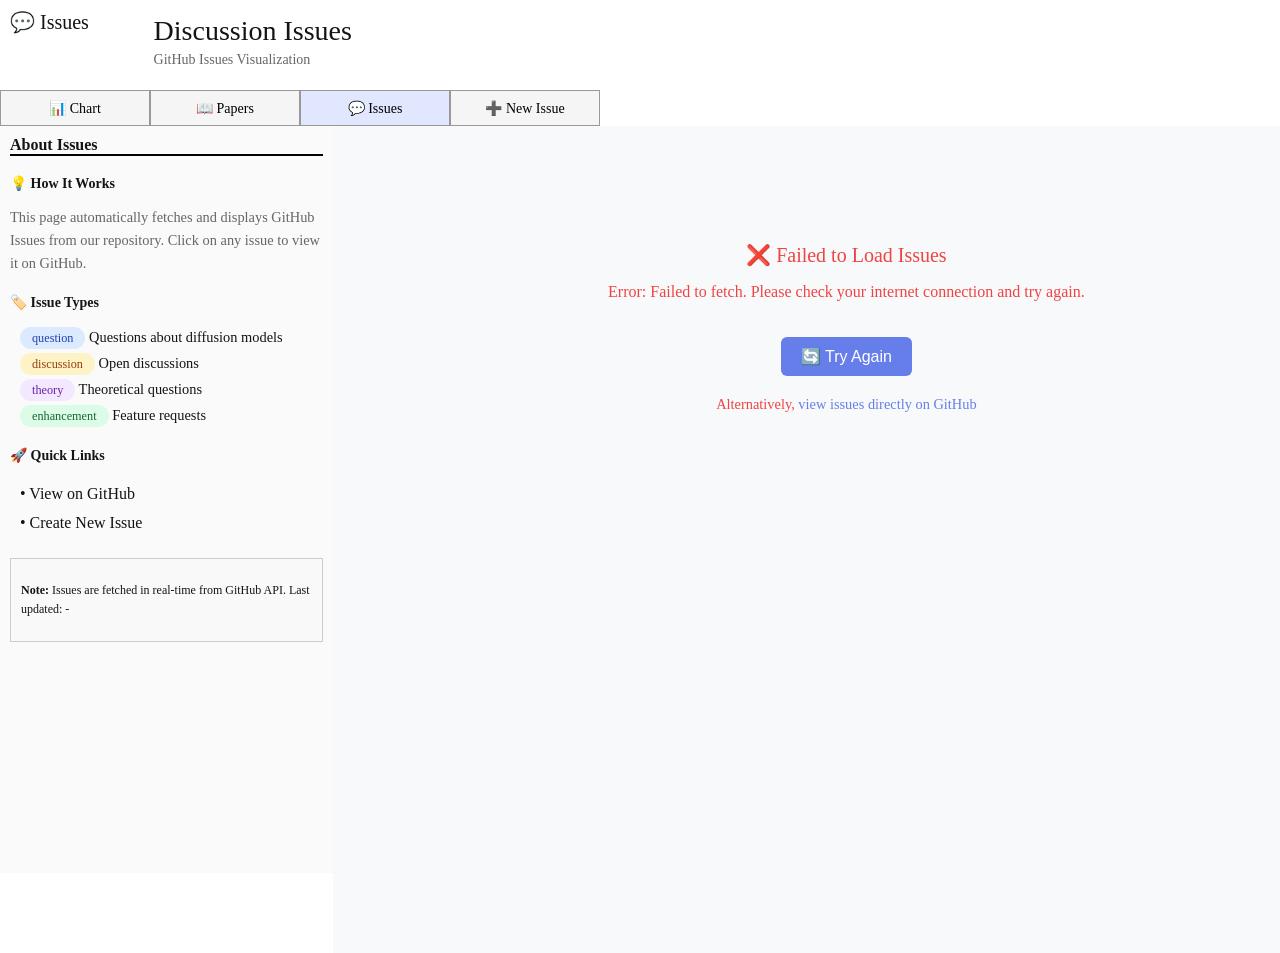
<file: website/issues.html>
<!DOCTYPE html>
<html lang="zh-CN">
<head>
    <meta charset="UTF-8">
    <meta name="viewport" content="width=device-width, initial-scale=1.0">
    <title>💬 Discussion - Diffusion Models</title>
    <link rel="stylesheet" href="css/style.css">
    <style>
        .issues-page {
            position: absolute;
            left: 26%;
            top: 14%;
            width: 74%;
            height: 83%;
            overflow: auto;
            background: #f8f9fa;
            padding: 40px;
        }

        .issues-header {
            background: linear-gradient(135deg, #667eea 0%, #764ba2 100%);
            color: white;
            padding: 40px;
            border-radius: 15px;
            margin-bottom: 40px;
        }

        .issues-header h1 {
            margin: 0 0 15px 0;
            font-size: 2.5em;
        }

        .issues-header p {
            margin: 0;
            font-size: 1.1em;
            opacity: 0.9;
        }

        .issues-stats {
            display: grid;
            grid-template-columns: repeat(auto-fit, minmax(200px, 1fr));
            gap: 20px;
            margin: 30px 0;
        }

        .stat-card {
            background: white;
            padding: 25px;
            border-radius: 10px;
            box-shadow: 0 2px 8px rgba(0,0,0,0.1);
            text-align: center;
        }

        .stat-card h3 {
            margin: 0;
            font-size: 2.5em;
            color: #667eea;
        }

        .stat-card p {
            margin: 5px 0 0 0;
            color: #64748b;
            font-size: 0.9em;
        }

        .filter-bar {
            background: white;
            padding: 20px;
            border-radius: 10px;
            margin-bottom: 30px;
            box-shadow: 0 2px 8px rgba(0,0,0,0.1);
        }

        .filter-buttons {
            display: flex;
            gap: 10px;
            flex-wrap: wrap;
        }

        .filter-btn {
            padding: 8px 16px;
            border: 2px solid #667eea;
            background: white;
            color: #667eea;
            border-radius: 6px;
            cursor: pointer;
            font-size: 0.9em;
            transition: all 0.2s;
        }

        .filter-btn:hover {
            background: #667eea;
            color: white;
        }

        .filter-btn.active {
            background: #667eea;
            color: white;
        }

        .issues-list {
            display: flex;
            flex-direction: column;
            gap: 20px;
        }

        .issue-card {
            background: white;
            padding: 25px;
            border-radius: 12px;
            box-shadow: 0 2px 8px rgba(0,0,0,0.08);
            transition: transform 0.2s, box-shadow 0.2s;
        }

        .issue-card:hover {
            transform: translateY(-3px);
            box-shadow: 0 4px 16px rgba(0,0,0,0.15);
        }

        .issue-header {
            display: flex;
            justify-content: space-between;
            align-items: start;
            margin-bottom: 15px;
        }

        .issue-title {
            margin: 0;
            color: #1e293b;
            font-size: 1.3em;
            line-height: 1.4;
        }

        .issue-number {
            color: #94a3b8;
            font-size: 0.9em;
            white-space: nowrap;
            margin-left: 15px;
        }

        .issue-meta {
            display: flex;
            gap: 15px;
            align-items: center;
            margin-bottom: 15px;
            font-size: 0.9em;
            color: #64748b;
        }

        .issue-labels {
            display: flex;
            gap: 8px;
            flex-wrap: wrap;
            margin-bottom: 15px;
        }

        .label {
            padding: 4px 12px;
            border-radius: 12px;
            font-size: 0.85em;
            font-weight: 500;
        }

        .label.question {
            background: #dbeafe;
            color: #1e40af;
        }

        .label.discussion {
            background: #fef3c7;
            color: #92400e;
        }

        .label.theory {
            background: #f3e8ff;
            color: #6b21a8;
        }

        .label.bug {
            background: #fee2e2;
            color: #991b1b;
        }

        .label.enhancement {
            background: #dcfce7;
            color: #166534;
        }

        .issue-body {
            color: #475569;
            line-height: 1.6;
            margin-bottom: 15px;
        }

        .issue-footer {
            display: flex;
            justify-content: space-between;
            align-items: center;
            padding-top: 15px;
            border-top: 1px solid #e2e8f0;
        }

        .issue-author {
            display: flex;
            align-items: center;
            gap: 10px;
            font-size: 0.9em;
        }

        .author-avatar {
            width: 30px;
            height: 30px;
            border-radius: 50%;
            background: #667eea;
            display: flex;
            align-items: center;
            justify-content: center;
            color: white;
            font-weight: bold;
        }

        .issue-actions {
            display: flex;
            gap: 10px;
            font-size: 0.9em;
            color: #64748b;
        }

        .issue-action {
            display: flex;
            align-items: center;
            gap: 5px;
            padding: 5px 10px;
            background: #f1f5f9;
            border-radius: 6px;
        }

        .loading {
            text-align: center;
            padding: 60px;
            color: #64748b;
        }

        .error {
            text-align: center;
            padding: 60px;
            color: #ef4444;
        }

        .refresh-btn {
            padding: 10px 20px;
            background: #667eea;
            color: white;
            border: none;
            border-radius: 6px;
            cursor: pointer;
            font-size: 1em;
            margin-top: 20px;
        }

        .refresh-btn:hover {
            background: #5568d3;
        }
    </style>
</head>
<body>
    <div id="logo">
        <h2 style="margin: 10px; font-family: 'Georgia', serif;">💬 Issues</h2>
    </div>

    <div id="header">
        <h1 style="margin-top: 15px; font-family: 'Georgia', serif; font-weight: normal;">
            Discussion Issues
        </h1>
        <p style="margin: 5px 0 0 0; font-size: 14px; color: #666;">
            GitHub Issues Visualization
        </p>
    </div>

    <div id="chartbutton">
        <a href="index.html"><button style="width: 100%; height: 100%; font-family: 'Georgia', serif; font-size: 14px;">📊 Chart</button></a>
    </div>

    <div id="aboutbutton">
        <a href="papers.html"><button style="width: 100%; height: 100%; font-family: 'Georgia', serif; font-size: 14px;">📖 Papers</button></a>
    </div>

    <div id="linksbutton">
        <a href="issues.html"><button style="width: 100%; height: 100%; font-family: 'Georgia', serif; font-size: 14px; background: #e0e7ff;">💬 Issues</button></a>
    </div>

    <div id="contactbutton">
        <a href="https://github.com/Shiying-Zhang/diffusion-theory-discussion/issues/new" target="_blank"><button style="width: 100%; height: 100%; font-family: 'Georgia', serif; font-size: 14px;">➕ New Issue</button></a>
    </div>

    <div id="distributions">
        <h3 style="margin: 10px; font-family: 'Georgia', serif; border-bottom: 2px solid #000;">About Issues</h3>

        <div style="margin: 15px 10px;">
            <h4 style="font-family: 'Georgia', serif; margin-bottom: 8px;">💡 How It Works</h4>
            <p style="font-size: 0.9em; line-height: 1.6; color: #666;">
                This page automatically fetches and displays GitHub Issues from our repository. Click on any issue to view it on GitHub.
            </p>
        </div>

        <div style="margin: 15px 10px;">
            <h4 style="font-family: 'Georgia', serif; margin-bottom: 8px;">🏷️ Issue Types</h4>
            <ul style="list-style-type: none; padding-left: 10px; line-height: 1.8; font-size: 0.9em;">
                <li><span class="label question">question</span> Questions about diffusion models</li>
                <li><span class="label discussion">discussion</span> Open discussions</li>
                <li><span class="label theory">theory</span> Theoretical questions</li>
                <li><span class="label enhancement">enhancement</span> Feature requests</li>
            </ul>
        </div>

        <div style="margin: 15px 10px;">
            <h4 style="font-family: 'Georgia', serif; margin-bottom: 8px;">🚀 Quick Links</h4>
            <ul style="list-style-type: none; padding-left: 10px; line-height: 1.8;">
                <li><a href="https://github.com/Shiying-Zhang/diffusion-theory-discussion/issues" target="_blank">• View on GitHub</a></li>
                <li><a href="https://github.com/Shiying-Zhang/diffusion-theory-discussion/issues/new" target="_blank">• Create New Issue</a></li>
            </ul>
        </div>

        <div style="margin: 20px 10px; padding: 10px; background-color: #f9f9f9; border: 1px solid #ccc;">
            <p style="font-size: 12px; line-height: 1.6; font-family: 'Georgia', serif;">
                <strong>Note:</strong> Issues are fetched in real-time from GitHub API. Last updated: <span id="last-updated">-</span>
            </p>
        </div>
    </div>

    <div class="issues-page">
        <div id="loading" class="loading">
            <h2>⏳ Loading Issues...</h2>
            <p>Fetching data from GitHub...</p>
        </div>

        <div id="error" class="error" style="display: none;">
            <h2>❌ Failed to Load Issues</h2>
            <p id="error-message">Unable to fetch GitHub Issues. This might be due to API rate limits or network issues.</p>
            <button class="refresh-btn" onclick="fetchIssues()">🔄 Try Again</button>
            <p style="margin-top: 20px; font-size: 0.9em;">
                Alternatively, <a href="https://github.com/Shiying-Zhang/diffusion-theory-discussion/issues" target="_blank" style="color: #667eea;">view issues directly on GitHub</a>
            </p>
        </div>

        <div id="issues-content" style="display: none;">
            <div class="issues-header">
                <h1>💬 Discussion Board</h1>
                <p>Community discussions, questions, and insights about diffusion model theory</p>
            </div>

            <div class="issues-stats" id="issues-stats">
                <div class="stat-card">
                    <h3 id="total-issues">-</h3>
                    <p>Total Issues</p>
                </div>
                <div class="stat-card">
                    <h3 id="open-issues">-</h3>
                    <p>Open</p>
                </div>
                <div class="stat-card">
                    <h3 id="closed-issues">-</h3>
                    <p>Closed</p>
                </div>
                <div class="stat-card">
                    <h3 id="questions-count">-</h3>
                    <p>Questions</p>
                </div>
            </div>

            <div class="filter-bar">
                <h4 style="margin: 0 0 15px 0; color: #1e293b;">Filter by Type:</h4>
                <div class="filter-buttons">
                    <button class="filter-btn active" onclick="filterIssues('all')">All</button>
                    <button class="filter-btn" onclick="filterIssues('question')">Questions</button>
                    <button class="filter-btn" onclick="filterIssues('discussion')">Discussions</button>
                    <button class="filter-btn" onclick="filterIssues('theory')">Theory</button>
                    <button class="filter-btn" onclick="filterIssues('enhancement')">Enhancements</button>
                </div>
            </div>

            <div class="issues-list" id="issues-list">
                <!-- Issues will be populated here -->
            </div>
        </div>
    </div>

    <script src="js/issues.js"></script>
    <script>
        window.addEventListener('load', function() {
            IssuesPage.init();
        });
    </script>
</body>
</html>
</file>
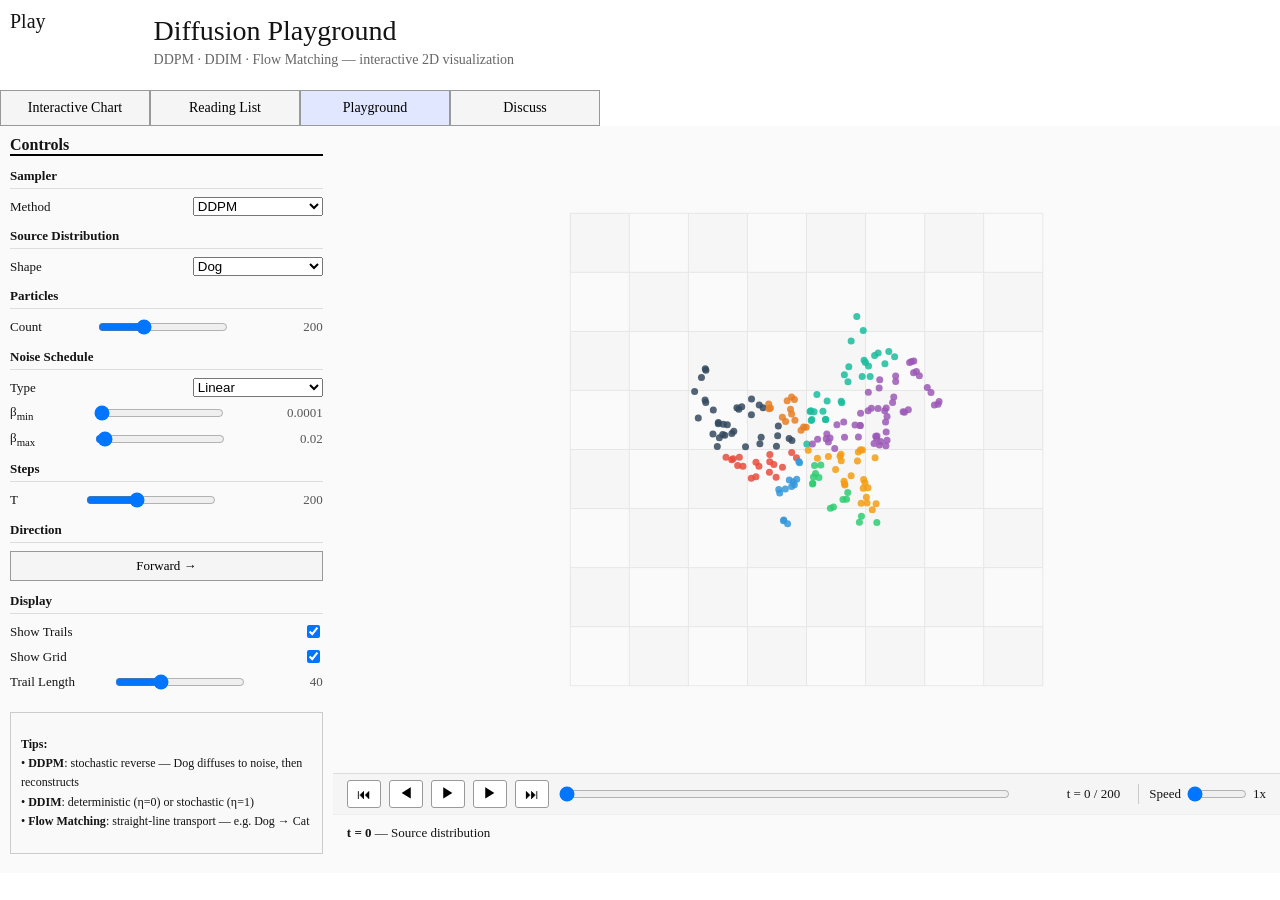
<file: website/playground.html>
<!DOCTYPE html>
<html lang="zh-CN">
<head>
    <meta charset="UTF-8">
    <meta name="viewport" content="width=device-width, initial-scale=1.0">
    <title>Diffusion Playground - Interactive Visualization</title>
    <meta name="author" content="Diego & Shiying Zhang"/>
    <meta name="description" content="Interactive 2D diffusion visualization: DDPM, DDIM, and Flow Matching with adjustable parameters"/>
    <link rel="stylesheet" type="text/css" href="css/style.css" />
    <style>
        /* Main content area */
        .playground-main {
            position: absolute;
            left: 26%;
            top: 14%;
            width: 74%;
            height: 83%;
            overflow: hidden;
            background: #ffffff;
            display: flex;
            flex-direction: column;
        }

        /* Canvas container */
        .canvas-wrap { flex: 1; position: relative; min-height: 0; }
        .canvas-wrap canvas { display: block; width: 100%; height: 100%; }

        /* Playback bar */
        .playback-bar {
            display: flex; align-items: center; gap: 8px;
            padding: 6px 14px; background: #f5f5f5;
            border-top: 1px solid #ddd;
            font-family: 'Georgia', serif; font-size: 13px;
        }
        .playback-bar button {
            width: 34px; height: 28px; font-size: 14px; padding: 0;
            border: 1px solid #999; background: #fff;
            cursor: pointer; border-radius: 3px;
        }
        .playback-bar button:hover { background: #e0e0e0; }
        .playback-bar input[type="range"] { flex: 1; }
        .playback-bar .tl-label {
            min-width: 100px; text-align: right;
            font-variant-numeric: tabular-nums;
        }
        .speed-group {
            display: flex; align-items: center; gap: 4px;
            margin-left: 10px; border-left: 1px solid #ccc; padding-left: 10px;
        }
        .speed-group input[type="range"] { width: 60px; }

        /* Formula panel */
        .formula-bar {
            padding: 8px 14px; background: #fafafa;
            border-top: 1px solid #eee;
            font-family: 'Georgia', serif; font-size: 13px;
            line-height: 1.6; min-height: 42px;
        }
        .formula-label { font-weight: bold; }
        .formula-values { color: #555; font-size: 12px; }

        /* Sidebar control groups */
        .ctrl-group {
            margin: 12px 10px;
            font-family: 'Georgia', serif; font-size: 13px;
        }
        .ctrl-group h4 {
            margin: 0 0 8px 0; font-size: 13px;
            border-bottom: 1px solid #ddd; padding-bottom: 4px;
        }
        .ctrl-row {
            display: flex; align-items: center;
            justify-content: space-between; margin: 6px 0;
        }
        .ctrl-row label { flex: 0 0 auto; }
        .ctrl-row select,
        .ctrl-row input[type="range"] { flex: 1; margin-left: 8px; max-width: 130px; }
        .ctrl-row .val {
            min-width: 40px; text-align: right;
            font-variant-numeric: tabular-nums;
            margin-left: 4px; color: #555;
        }
        .ctrl-row input[type="checkbox"] { margin-left: 8px; }
        .dir-btn {
            width: 100%; padding: 6px;
            font-family: 'Georgia', serif; font-size: 13px; cursor: pointer;
        }
    </style>
</head>
<body>

    <!-- ═══ Site chrome ═══ -->
    <div id="logo">
        <h2 style="margin: 10px; font-family: 'Georgia', serif;">Play</h2>
    </div>

    <div id="header">
        <h1 style="margin-top: 15px; font-family: 'Georgia', serif; font-weight: normal;">
            Diffusion Playground
        </h1>
        <p style="margin: 5px 0 0 0; font-size: 14px; color: #666;">
            DDPM &middot; DDIM &middot; Flow Matching &mdash; interactive 2D visualization
        </p>
    </div>

    <div id="chartbutton">
        <a href="interactive.html"><button style="width:100%;height:100%;font-family:'Georgia',serif;font-size:14px;">Interactive Chart</button></a>
    </div>
    <div id="aboutbutton">
        <a href="papers.html"><button style="width:100%;height:100%;font-family:'Georgia',serif;font-size:14px;">Reading List</button></a>
    </div>
    <div id="linksbutton">
        <a href="playground.html"><button style="width:100%;height:100%;font-family:'Georgia',serif;font-size:14px;background:#e0e7ff;">Playground</button></a>
    </div>
    <div id="contactbutton">
        <a href="issues.html"><button style="width:100%;height:100%;font-family:'Georgia',serif;font-size:14px;">Discuss</button></a>
    </div>

    <!-- ═══ Sidebar ═══ -->
    <div id="distributions">
        <h3 style="margin: 10px; font-family: 'Georgia', serif; border-bottom: 2px solid #000;">Controls</h3>

        <!-- Sampler -->
        <div class="ctrl-group">
            <h4>Sampler</h4>
            <div class="ctrl-row">
                <label>Method</label>
                <select id="ctrl-sampler">
                    <option value="ddpm">DDPM</option>
                    <option value="ddim">DDIM</option>
                    <option value="flow">Flow Matching</option>
                </select>
            </div>
        </div>

        <!-- Source distribution -->
        <div class="ctrl-group">
            <h4>Source Distribution</h4>
            <div class="ctrl-row">
                <label>Shape</label>
                <select id="ctrl-source">
                    <option value="dog">Dog</option>
                    <option value="cat">Cat</option>
                    <option value="heart">Heart</option>
                    <option value="star">Star</option>
                    <option value="butterfly">Butterfly</option>
                    <option value="checkerboard">Checkerboard</option>
                    <option value="swissRoll">Swiss Roll</option>
                    <option value="twoMoons">Two Moons</option>
                    <option value="gaussianMix">Gaussian Mix</option>
                    <option value="gaussian">Gaussian</option>
                </select>
            </div>
        </div>

        <!-- Target distribution (flow only) -->
        <div class="ctrl-group" id="target-group" data-show="flow">
            <h4>Target Distribution</h4>
            <div class="ctrl-row">
                <label>Shape</label>
                <select id="ctrl-target">
                    <option value="cat">Cat</option>
                    <option value="dog">Dog</option>
                    <option value="heart">Heart</option>
                    <option value="star">Star</option>
                    <option value="butterfly">Butterfly</option>
                    <option value="gaussian">Gaussian</option>
                    <option value="checkerboard">Checkerboard</option>
                    <option value="swissRoll">Swiss Roll</option>
                    <option value="twoMoons">Two Moons</option>
                    <option value="gaussianMix">Gaussian Mix</option>
                </select>
            </div>
        </div>

        <!-- Particles (always visible) -->
        <div class="ctrl-group">
            <h4>Particles</h4>
            <div class="ctrl-row">
                <label>Count</label>
                <input type="range" id="ctrl-particles" min="50" max="500" step="10" value="200">
                <span class="val" id="val-particles">200</span>
            </div>
        </div>

        <!-- Noise Schedule (DDPM / DDIM only) -->
        <div class="ctrl-group" data-show="ddpm ddim">
            <h4>Noise Schedule</h4>
            <div class="ctrl-row">
                <label>Type</label>
                <select id="ctrl-schedule">
                    <option value="linear">Linear</option>
                    <option value="cosine">Cosine</option>
                </select>
            </div>
            <div class="ctrl-row">
                <label>&beta;<sub>min</sub></label>
                <input type="range" id="ctrl-beta-min" min="0.0001" max="0.01" step="0.0001" value="0.0001">
                <span class="val" id="val-beta-min">0.0001</span>
            </div>
            <div class="ctrl-row">
                <label>&beta;<sub>max</sub></label>
                <input type="range" id="ctrl-beta-max" min="0.01" max="0.5" step="0.01" value="0.02">
                <span class="val" id="val-beta-max">0.02</span>
            </div>
        </div>

        <!-- Steps (always visible) -->
        <div class="ctrl-group">
            <h4>Steps</h4>
            <div class="ctrl-row">
                <label>T</label>
                <input type="range" id="ctrl-steps" min="20" max="500" step="10" value="200">
                <span class="val" id="val-steps">200</span>
            </div>
        </div>

        <!-- Eta (DDIM only) -->
        <div class="ctrl-group" data-show="ddim">
            <h4>DDIM &eta;</h4>
            <div class="ctrl-row">
                <label>&eta;</label>
                <input type="range" id="ctrl-eta" min="0" max="1" step="0.05" value="0">
                <span class="val" id="val-eta">0.00</span>
            </div>
            <div style="font-size:11px;color:#888;margin-top:4px;">
                0 = deterministic &nbsp; 1 = same as DDPM
            </div>
        </div>

        <!-- Direction -->
        <div class="ctrl-group">
            <h4>Direction</h4>
            <button id="ctrl-direction" class="dir-btn">Forward &rarr;</button>
        </div>

        <!-- Display -->
        <div class="ctrl-group">
            <h4>Display</h4>
            <div class="ctrl-row">
                <label>Show Trails</label>
                <input type="checkbox" id="ctrl-trails" checked>
            </div>
            <div class="ctrl-row">
                <label>Show Grid</label>
                <input type="checkbox" id="ctrl-grid" checked>
            </div>
            <div class="ctrl-row">
                <label>Trail Length</label>
                <input type="range" id="ctrl-trail-length" min="10" max="100" step="5" value="40">
                <span class="val" id="val-trail-length">40</span>
            </div>
        </div>

        <div style="margin: 20px 10px; padding: 10px; background-color: #f9f9f9; border: 1px solid #ccc;">
            <p style="font-size: 12px; line-height: 1.6; font-family: 'Georgia', serif;">
                <strong>Tips:</strong><br>
                &bull; <b>DDPM</b>: stochastic reverse &mdash; Dog diffuses to noise, then reconstructs<br>
                &bull; <b>DDIM</b>: deterministic (&eta;=0) or stochastic (&eta;=1)<br>
                &bull; <b>Flow Matching</b>: straight-line transport &mdash; e.g. Dog &rarr; Cat
            </p>
        </div>
    </div>

    <!-- ═══ Main area ═══ -->
    <div class="playground-main">
        <div class="canvas-wrap">
            <canvas id="pg-canvas"></canvas>
        </div>

        <!-- Playback -->
        <div class="playback-bar">
            <button id="btn-reset" title="Reset">&#x23EE;</button>
            <button id="btn-step-back" title="Step Back">&#x25C0;</button>
            <button id="btn-play" title="Play / Pause">&#x25B6;</button>
            <button id="btn-step-fwd" title="Step Forward">&#x25B6;&#xFE0E;</button>
            <button id="btn-end" title="Jump to End">&#x23ED;</button>
            <input type="range" id="timeline-slider" min="0" max="200" value="0">
            <span class="tl-label" id="timeline-label">t = 0 / 200</span>
            <div class="speed-group">
                <label>Speed</label>
                <input type="range" id="ctrl-speed" min="1" max="10" value="1">
                <span class="val" id="val-speed">1x</span>
            </div>
        </div>

        <!-- Formula -->
        <div class="formula-bar" id="formula-panel">
            <span class="formula-label">t = 0</span> &mdash; Source distribution
        </div>
    </div>

    <script src="js/diffusion-playground.js"></script>
    <script>
        window.addEventListener('load', function () {
            DiffusionPlayground.init();
        });
    </script>
</body>
</html>
</file>
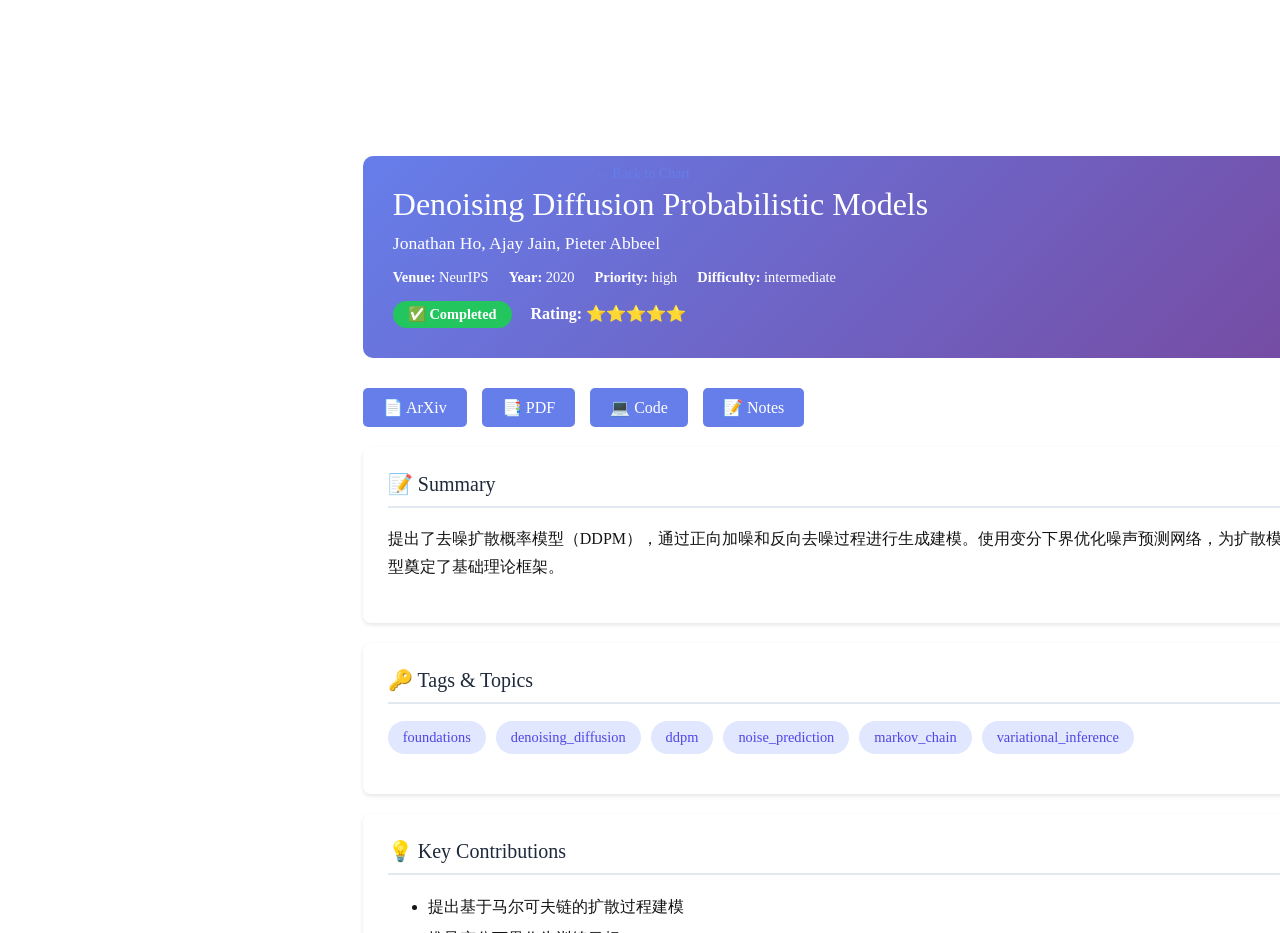
<file: website/papers/paper.html>
<!DOCTYPE HTML PUBLIC "-//W3C//DTD HTML 4.01 Transitional//EN" "http://www.w3.org/TR/html4/loose.dtd">
<html>
<head>
    <title>Paper Details - Diffusion Models</title>
    <meta name="author" content="Diego & Shiying Zhang"/>
    <link rel="stylesheet" type="text/css" href="../css/style.css" />
</head>

<body>
    <div id="paper-content">
        <p style="text-align: center; padding: 50px;">Loading...</p>
    </div>

    <script src="../js/data-loader.js"></script>
    <script src="../js/paper-renderer.js"></script>
    <script>
        window.addEventListener('load', function() {
            PaperRenderer.init();
        });
    </script>
</body>
</html>
</file>
<file: website/css/style.css>
/* Global rules - background color, links, font-family, font-color */

body {
    background-color: rgb(255, 255, 255);
    font-family: "Georgia", "Times New Roman", Times, serif;
    color: rgb(20, 20, 20);
    margin: 0;
    padding: 0;
}

a:link {
    color: rgb(20, 20, 20);
    text-decoration: none;
}

a:visited {
    color: rgb(20, 20, 20);
    text-decoration: none;
}

a:hover {
    color: rgb(70, 70, 200);
    text-decoration: underline;
}

a:active {
    color: rgb(20, 20, 20);
    text-decoration: none;
}

#logo {
    position: absolute;
    left: 0%;
    top: 0%;
    width: 10%;
    height: 10%;
    overflow: hidden;
}

#header {
    position: absolute;
    left: 12%;
    top: 0;
    width: 88%;
    height: 10%;
    overflow: hidden;
    background-color: transparent;
}

#chartbutton {
    position: absolute;
    left: 0px;
    top: 10%;
    width: 150px;
    height: 4%;
    overflow: hidden;
}

#aboutbutton {
    position: absolute;
    left: 150px;
    top: 10%;
    width: 150px;
    height: 4%;
    overflow: hidden;
}

#linksbutton {
    position: absolute;
    left: 300px;
    top: 10%;
    width: 150px;
    height: 4%;
    overflow: hidden;
}

#contactbutton {
    position: absolute;
    left: 450px;
    top: 10%;
    width: 150px;
    height: 4%;
    overflow: hidden;
}

#textbox {
    position: absolute;
    left: 0px;
    top: 15%;
    width: 95%;
    height: 100%;
    overflow: visible;
    margin-left: 5%;
}

#info {
    position: absolute;
    left: 0px;
    top: 14%;
    width: 25%;
    height: 0%;
    overflow: hidden;
    border-style: solid;
}

#distributions {
    position: absolute;
    left: 0px;
    top: 14%;
    width: 26%;
    height: 83%;
    overflow: auto;
    border-right: 1px solid #ccc;
    background-color: #fafafa;
}

#Zoomin {
    position: absolute;
    left: 27%;
    top: 15%;
    width: 30px;
    height: 30px;
    overflow: hidden;
    z-index: 10;
    background-color: white;
    border: 1px solid #666;
    border-radius: 3px;
}

#Zoomin:hover {
    background-color: #f0f0f0;
}

#Zoomout {
    position: absolute;
    left: 27%;
    top: 19%;
    width: 30px;
    height: 30px;
    overflow: hidden;
    z-index: 10;
    background-color: white;
    border: 1px solid #666;
    border-radius: 3px;
}

#Zoomout:hover {
    background-color: #f0f0f0;
}

#Charthouse {
    position: absolute;
    left: 26%;
    top: 14%;
    width: 74%;
    height: 83%;
    overflow: auto;
    background-color: #ffffff;
}

#Chart {
    position: relative;
    left: 0px;
    top: 0px;
    display: block;
    max-width: none;
}

/* Button styling */
button {
    cursor: pointer;
    background-color: #f5f5f5;
    border: 1px solid #999;
    padding: 5px;
}

button:hover {
    background-color: #e0e0e0;
}

/* Heading styles */
h1 {
    font-size: 28px;
    font-weight: normal;
    margin: 0;
}

h2 {
    font-size: 20px;
    font-weight: normal;
}

h3 {
    font-size: 16px;
    font-weight: bold;
}

h4 {
    font-size: 14px;
    font-weight: bold;
}

/* Paper detail page styles */
#paper-content {
    position: absolute;
    left: 26%;
    top: 14%;
    width: 74%;
    height: 83%;
    overflow: auto;
    background-color: #ffffff;
    padding: 30px;
}

.paper-header {
    background: linear-gradient(135deg, #667eea 0%, #764ba2 100%);
    color: white;
    padding: 30px;
    border-radius: 10px;
    margin-bottom: 30px;
}

.paper-header h1 {
    margin: 0 0 10px 0;
    font-size: 2em;
}

.paper-header .authors {
    font-size: 1.1em;
    margin: 10px 0;
}

.paper-header .meta {
    display: flex;
    gap: 20px;
    margin-top: 15px;
    font-size: 0.9em;
}

.paper-section {
    background: white;
    padding: 25px;
    border-radius: 8px;
    margin-bottom: 20px;
    box-shadow: 0 2px 4px rgba(0,0,0,0.1);
}

.paper-section h2 {
    margin-top: 0;
    color: #1e293b;
    border-bottom: 2px solid #e2e8f0;
    padding-bottom: 10px;
}

.status-badge {
    display: inline-block;
    padding: 5px 15px;
    border-radius: 20px;
    font-size: 0.9em;
    font-weight: bold;
}

.status-completed {
    background: #22c55e;
    color: white;
}

.status-reading {
    background: #3b82f6;
    color: white;
}

.status-unread {
    background: #94a3b8;
    color: white;
}

.paper-links {
    display: flex;
    gap: 15px;
    margin: 20px 0;
}

.paper-links a {
    display: inline-block;
    padding: 10px 20px;
    background: #667eea;
    color: white;
    border-radius: 5px;
    text-decoration: none;
}

.paper-links a:hover {
    background: #5568d3;
    text-decoration: none;
}

.key-concepts {
    display: flex;
    flex-wrap: wrap;
    gap: 10px;
    margin: 15px 0;
}

.concept-tag {
    background: #e0e7ff;
    color: #4f46e5;
    padding: 8px 15px;
    border-radius: 20px;
    font-size: 0.9em;
}

.notes-section {
    background: #fefce8;
    padding: 20px;
    border-left: 4px solid #f59e0b;
    margin: 20px 0;
}

.back-link {
    position: absolute;
    left: 26%;
    top: 5%;
    font-size: 14px;
}

.back-link a {
    color: #667eea;
    text-decoration: none;
}

.back-link a:hover {
    text-decoration: underline;
}
</file>
